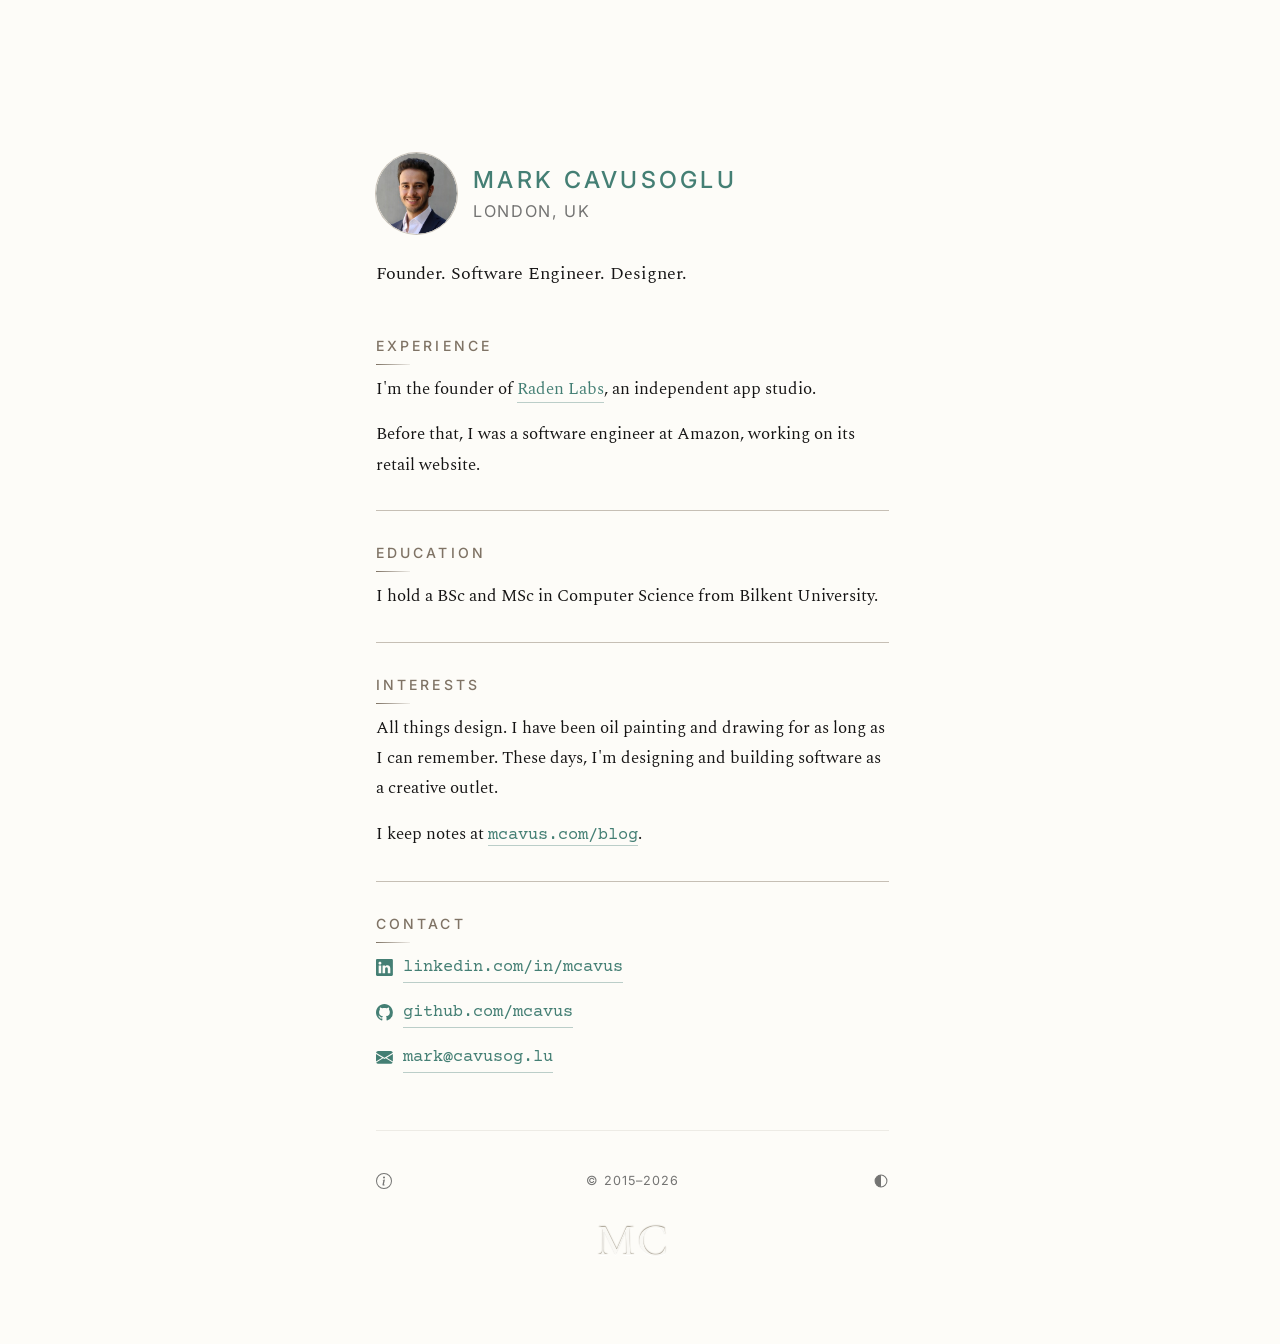
<file: index.html>
<!doctype html>
<html lang="en">
  <head>
    <meta charset="utf-8" />
    <title>Mark Cavusoglu</title>
    <meta name="viewport" content="width=device-width, initial-scale=1" />

    <!-- opt the whole page out of the Pinterest browser extension -->
    <meta name="pinterest" content="nopin" />

    <meta name="description" content="Founder of Raden Labs, an independent app studio. Previously a software engineer at Amazon. Based in London." />
    <link rel="canonical" href="https://mcavus.com/" />

    <!-- link previews: Slack, LinkedIn, iMessage, WhatsApp -->
    <meta property="og:type" content="website" />
    <meta property="og:site_name" content="Mark Cavusoglu" />
    <meta property="og:title" content="Mark Cavusoglu" />
    <meta property="og:description" content="Founder of Raden Labs, an independent app studio. Previously a software engineer at Amazon. Based in London." />
    <meta property="og:url" content="https://mcavus.com/" />
    <meta property="og:image" content="https://mcavus.com/assets/img/share.jpg" />
    <meta property="og:image:width" content="1200" />
    <meta property="og:image:height" content="630" />
    <meta property="og:image:alt" content="Mark Cavusoglu, founder, software engineer and designer." />
    <meta name="twitter:card" content="summary_large_image" />

    <meta name="theme-color" content="#fdfcf8" media="(prefers-color-scheme: light)" />
    <meta name="theme-color" content="#151414" media="(prefers-color-scheme: dark)" />

    <!-- Apply the stored theme before first paint so the toggle never flashes. -->
    <script>
      try {
        var t = localStorage.getItem("theme");
        if (t === "light" || t === "dark") document.documentElement.dataset.theme = t;
      } catch (e) {}
    </script>

    <link rel="preconnect" href="https://fonts.googleapis.com" />
    <link rel="preconnect" href="https://fonts.gstatic.com" crossorigin />
    <link
      href="https://fonts.googleapis.com/css2?family=Cormorant+Garamond:wght@500&family=Courier+Prime&family=Inter:wght@400;500&family=Spectral:ital@0;1&display=swap"
      rel="stylesheet"
    />

    <!-- .ico first for old browsers; those that understand type= prefer the
         SVG, which stays sharp at every size -->
    <link rel="icon" href="favicon.ico" sizes="any" />
    <link rel="icon" href="favicon.svg" type="image/svg+xml" />
    <!-- home-screen shortcuts: iOS wants a PNG and applies its own rounding,
         so that one is full-bleed; Android keeps the shape as drawn -->
    <link rel="apple-touch-icon" href="apple-touch-icon.png" />
    <link rel="icon" type="image/png" sizes="192x192" href="icon-192.png" />

    <link rel="stylesheet" href="assets/css/style.css" />
  </head>

  <body>
    <main class="page">
      <div class="page-inner">
        <section class="hero">
          <div class="hero-col">
            <header class="hero-header">
              <div class="identity">
                <div class="avatar">
                  <img
                    src="assets/img/portrait.jpg"
                    alt=""
                    width="160"
                    height="160"
                    decoding="async"
                    nopin="nopin"
                    draggable="false"
                  />
                </div>
                <div class="identity-text">
                  <h1 class="hero-name">MARK CAVUSOGLU</h1>
                  <p class="hero-location">London, UK</p>
                </div>
              </div>
              <p class="hero-lead">
                Founder. Software Engineer. Designer.
              </p>
            </header>

            <section class="hero-body">
              <section class="info-section">
                <h2 class="info-heading">Experience</h2>
                <p>
                  I'm the founder of
                  <a href="https://radenlabs.com" target="_blank" rel="noreferrer">Raden Labs</a>,
                  an independent app studio.
                </p>
                <p>
                  Before that, I was a software engineer at Amazon, working on
                  its retail website.
                </p>
              </section>

              <section class="info-section">
                <h2 class="info-heading">Education</h2>
                <p>
                  I hold a BSc and MSc in Computer Science from Bilkent
                  University.
                </p>
              </section>

              <section class="info-section">
                <h2 class="info-heading">Interests</h2>
                <p>
                  All things design. I have been oil painting and
                  drawing for as long as I can remember. These days, I'm
                  designing and building software as a creative outlet.
                </p>
                <p>
                  I keep notes at
                  <a class="url" href="/blog/">mcavus.com/blog</a>.
                </p>
              </section>

              <section class="info-section">
                <h2 class="info-heading">Contact</h2>
                <!-- Icons from Bootstrap Icons (icons.getbootstrap.com), MIT licence, (c) The Bootstrap Authors -->
                <ul class="contact-list">
                  <li>
                    <a class="url" href="https://www.linkedin.com/in/mcavus" target="_blank" rel="noreferrer">
                      <svg class="contact-icon" viewBox="0 0 16 16" fill="currentColor" aria-hidden="true" focusable="false"><path d="M0 1.146C0 .513.526 0 1.175 0h13.65C15.474 0 16 .513 16 1.146v13.708c0 .633-.526 1.146-1.175 1.146H1.175C.526 16 0 15.487 0 14.854zm4.943 12.248V6.169H2.542v7.225zm-1.2-8.212c.837 0 1.358-.554 1.358-1.248-.015-.709-.52-1.248-1.342-1.248S2.4 3.226 2.4 3.934c0 .694.521 1.248 1.327 1.248zm4.908 8.212V9.359c0-.216.016-.432.08-.586.173-.431.568-.878 1.232-.878.869 0 1.216.662 1.216 1.634v3.865h2.401V9.25c0-2.22-1.184-3.252-2.764-3.252-1.274 0-1.845.7-2.165 1.193v.025h-.016l.016-.025V6.169h-2.4c.03.678 0 7.225 0 7.225z"/></svg>
                      <span>linkedin.com/in/mcavus</span>
                    </a>
                  </li>
                  <li>
                    <a class="url" href="https://github.com/mcavus" target="_blank" rel="noreferrer">
                      <svg class="contact-icon" viewBox="0 0 16 16" fill="currentColor" aria-hidden="true" focusable="false"><path d="M8 0C3.58 0 0 3.58 0 8c0 3.54 2.29 6.53 5.47 7.59.4.07.55-.17.55-.38 0-.19-.01-.82-.01-1.49-2.01.37-2.53-.49-2.69-.94-.09-.23-.48-.94-.82-1.13-.28-.15-.68-.52-.01-.53.63-.01 1.08.58 1.23.82.72 1.21 1.87.87 2.33.66.07-.52.28-.87.51-1.07-1.78-.2-3.64-.89-3.64-3.95 0-.87.31-1.59.82-2.15-.08-.2-.36-1.02.08-2.12 0 0 .67-.21 2.2.82.64-.18 1.32-.27 2-.27s1.36.09 2 .27c1.53-1.04 2.2-.82 2.2-.82.44 1.1.16 1.92.08 2.12.51.56.82 1.27.82 2.15 0 3.07-1.87 3.75-3.65 3.95.29.25.54.73.54 1.48 0 1.07-.01 1.93-.01 2.2 0 .21.15.46.55.38A8.01 8.01 0 0 0 16 8c0-4.42-3.58-8-8-8"/></svg>
                      <span>github.com/mcavus</span>
                    </a>
                  </li>
                  <li>
                    <a class="url" href="mailto:mark@cavusog.lu">
                      <svg class="contact-icon" viewBox="0 0 16 16" fill="currentColor" aria-hidden="true" focusable="false"><path d="M.05 3.555A2 2 0 0 1 2 2h12a2 2 0 0 1 1.95 1.555L8 8.414zM0 4.697v7.104l5.803-3.558zM6.761 8.83l-6.57 4.027A2 2 0 0 0 2 14h12a2 2 0 0 0 1.808-1.144l-6.57-4.027L8 9.586zm3.436-.586L16 11.801V4.697z"/></svg>
                      <span>mark@cavusog.lu</span>
                    </a>
                  </li>
                </ul>
              </section>
            </section>

            <footer class="hero-footer">
              <div class="footer-row">
                <a class="icon-btn" href="site.html" data-label="Site info" aria-label="Site info">
                  <svg viewBox="0 0 16 16" width="16" height="16" fill="currentColor" aria-hidden="true" focusable="false">
                  <path d="M8 15A7 7 0 1 1 8 1a7 7 0 0 1 0 14m0 1A8 8 0 1 0 8 0a8 8 0 0 0 0 16"/>
                  <path d="m8.93 6.588-2.29.287-.082.38.45.083c.294.07.352.176.288.469l-.738 3.468c-.194.897.105 1.319.808 1.319.545 0 1.178-.252 1.465-.598l.088-.416c-.2.176-.492.246-.686.246-.275 0-.375-.193-.304-.533zM9 4.5a1 1 0 1 1-2 0 1 1 0 0 1 2 0"/>
                </svg>
                </a>
                <!-- literal year is the no-JS fallback; theme.js keeps it current -->
                <span class="footer-years">&copy;&nbsp;2015&ndash;<span id="year">2026</span></span>
                <button class="icon-btn" id="theme" type="button" data-label="Switch theme" aria-label="Switch colour theme">
                  <svg viewBox="0 0 20 20" width="16" height="16" aria-hidden="true" focusable="false">
                  <circle cx="10" cy="10" r="7.4" fill="none" stroke="currentColor" stroke-width="1.3" />
                  <path d="M10 2.6a7.4 7.4 0 0 0 0 14.8z" fill="currentColor" />
                </svg>
                </button>
              </div>
              <p class="footer-monogram">MC</p>
            </footer>
          </div>
        </section>
      </div>
    </main>

    <script src="assets/js/theme.js" defer></script>
    <script src="assets/js/analytics.js" defer></script>
  </body>
</html>
</file>
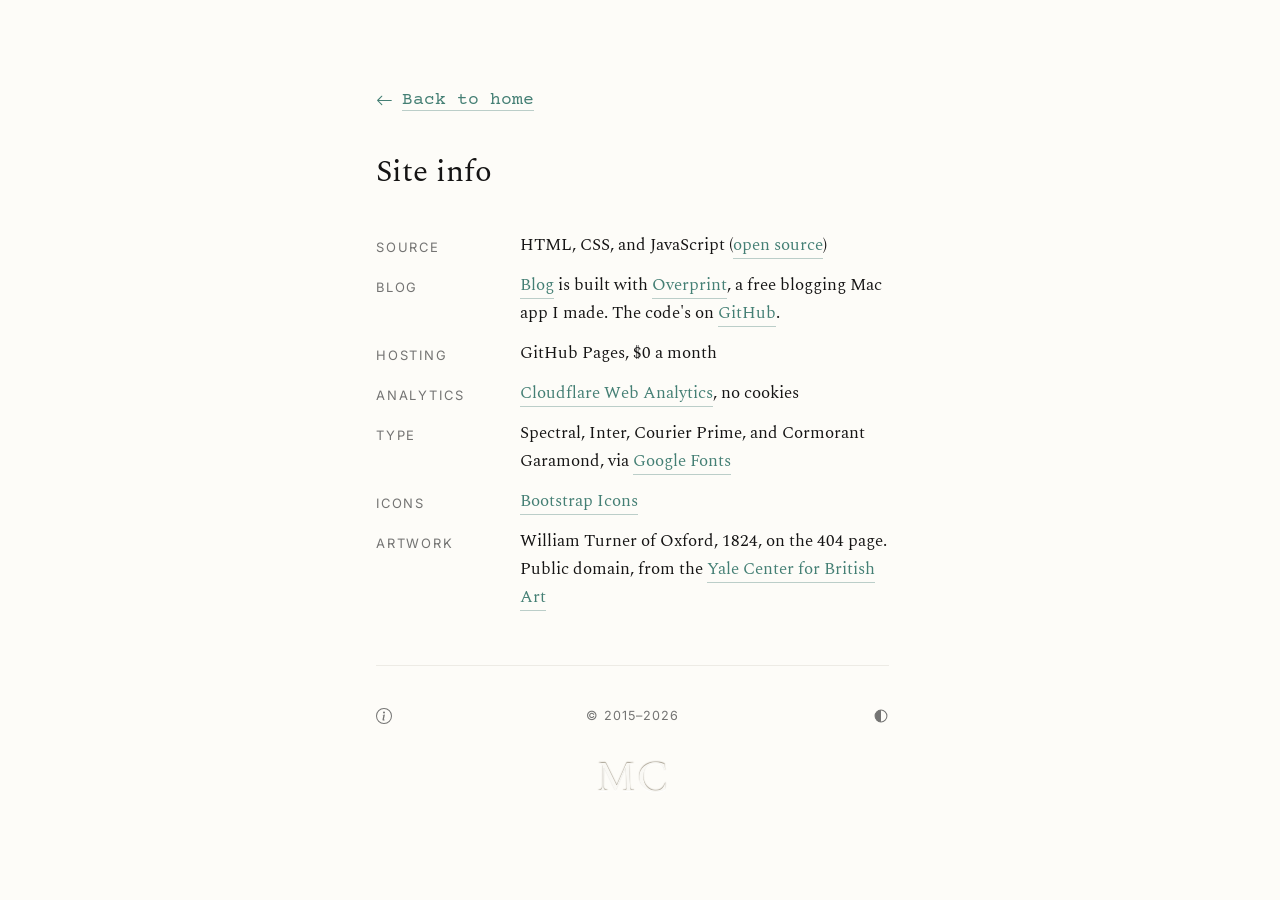
<file: site.html>
<!doctype html>
<html lang="en">
  <head>
    <meta charset="utf-8" />
    <title>Site info · Mark Cavusoglu</title>
    <meta name="viewport" content="width=device-width, initial-scale=1" />

    <meta name="description" content="How this site is built: type, hosting, icons and artwork." />
    <link rel="canonical" href="https://mcavus.com/site.html" />

    <!-- link previews: Slack, LinkedIn, iMessage, WhatsApp -->
    <meta property="og:type" content="website" />
    <meta property="og:site_name" content="Mark Cavusoglu" />
    <meta property="og:title" content="Site info" />
    <meta property="og:description" content="How this site is built: type, hosting, icons and artwork." />
    <meta property="og:url" content="https://mcavus.com/site.html" />
    <meta property="og:image" content="https://mcavus.com/assets/img/share.jpg" />
    <meta property="og:image:width" content="1200" />
    <meta property="og:image:height" content="630" />
    <meta property="og:image:alt" content="Mark Cavusoglu, founder, software engineer and designer." />
    <meta name="twitter:card" content="summary_large_image" />

    <meta name="theme-color" content="#fdfcf8" media="(prefers-color-scheme: light)" />
    <meta name="theme-color" content="#151414" media="(prefers-color-scheme: dark)" />

    <!-- Apply the stored theme before first paint so the toggle never flashes. -->
    <script>
      try {
        var t = localStorage.getItem("theme");
        if (t === "light" || t === "dark") document.documentElement.dataset.theme = t;
      } catch (e) {}
    </script>

    <link rel="preconnect" href="https://fonts.googleapis.com" />
    <link rel="preconnect" href="https://fonts.gstatic.com" crossorigin />
    <link
      href="https://fonts.googleapis.com/css2?family=Cormorant+Garamond:wght@500&family=Courier+Prime&family=Inter:wght@400;500&family=Spectral:ital@0;1&display=swap"
      rel="stylesheet"
    />

    <link rel="icon" href="favicon.ico" sizes="any" />
    <link rel="icon" href="favicon.svg" type="image/svg+xml" />
    <link rel="apple-touch-icon" href="apple-touch-icon.png" />
    <link rel="icon" type="image/png" sizes="192x192" href="icon-192.png" />

    <link rel="stylesheet" href="assets/css/style.css" />
  </head>

  <body>
    <main class="page">
      <div class="page-inner">
        <div class="hero-col">
          <nav class="page-nav">
            <a class="home-link" href="/">
              <svg class="home-arrow" viewBox="0 0 16 16" fill="currentColor" aria-hidden="true" focusable="false">
                <path fill-rule="evenodd" d="M15 8a.5.5 0 0 0-.5-.5H2.707l3.147-3.146a.5.5 0 1 0-.708-.708l-4 4a.5.5 0 0 0 0 .708l4 4a.5.5 0 0 0 .708-.708L2.707 8.5H14.5A.5.5 0 0 0 15 8"/>
              </svg>
              <span>Back to home</span>
            </a>
          </nav>

          <header class="hero-header">
            <h1 class="page-title">Site info</h1>
          </header>

          <dl class="colophon">
            <dt>Source</dt>
            <dd>
              HTML, CSS, and JavaScript
              (<a href="https://github.com/mcavus/mcavus.github.io" target="_blank" rel="noreferrer">open source</a>)
            </dd>

            <dt>Blog</dt>
            <dd>
              <a href="/blog/" target="_blank" rel="noopener">Blog</a> is built with <a href="https://overprint.mcavus.com/" target="_blank" rel="noreferrer">Overprint</a>,
              a free blogging Mac app I made. The code's on
              <a href="https://github.com/mcavus/overprint" target="_blank" rel="noreferrer">GitHub</a>.
            </dd>

            <dt>Hosting</dt>
            <dd>GitHub Pages, $0 a month</dd>

            <dt>Analytics</dt>
            <dd>
              <a href="https://www.cloudflare.com/web-analytics/" target="_blank" rel="noreferrer">Cloudflare Web Analytics</a>,
              no cookies
            </dd>

            <dt>Type</dt>
            <dd>
              Spectral, Inter, Courier Prime, and Cormorant Garamond, via
              <a href="https://fonts.google.com" target="_blank" rel="noreferrer">Google Fonts</a>
            </dd>

            <dt>Icons</dt>
            <dd>
              <a href="https://icons.getbootstrap.com" target="_blank" rel="noreferrer">Bootstrap Icons</a>
            </dd>

            <dt>Artwork</dt>
            <dd>
              William Turner of Oxford, 1824, on the 404 page. Public domain,
              from the
              <a href="https://collections.britishart.yale.edu/catalog/tms:47364" target="_blank" rel="noreferrer">Yale Center for British Art</a>
            </dd>
          </dl>

          <footer class="hero-footer">
              <div class="footer-row">
                <a class="icon-btn" href="site.html" data-label="Site info" aria-label="Site info">
                  <svg viewBox="0 0 16 16" width="16" height="16" fill="currentColor" aria-hidden="true" focusable="false">
                  <path d="M8 15A7 7 0 1 1 8 1a7 7 0 0 1 0 14m0 1A8 8 0 1 0 8 0a8 8 0 0 0 0 16"/>
                  <path d="m8.93 6.588-2.29.287-.082.38.45.083c.294.07.352.176.288.469l-.738 3.468c-.194.897.105 1.319.808 1.319.545 0 1.178-.252 1.465-.598l.088-.416c-.2.176-.492.246-.686.246-.275 0-.375-.193-.304-.533zM9 4.5a1 1 0 1 1-2 0 1 1 0 0 1 2 0"/>
                </svg>
                </a>
                <!-- literal year is the no-JS fallback; theme.js keeps it current -->
                <span class="footer-years">&copy;&nbsp;2015&ndash;<span id="year">2026</span></span>
                <button class="icon-btn" id="theme" type="button" data-label="Switch theme" aria-label="Switch colour theme">
                  <svg viewBox="0 0 20 20" width="16" height="16" aria-hidden="true" focusable="false">
                  <circle cx="10" cy="10" r="7.4" fill="none" stroke="currentColor" stroke-width="1.3" />
                  <path d="M10 2.6a7.4 7.4 0 0 0 0 14.8z" fill="currentColor" />
                </svg>
                </button>
              </div>
              <p class="footer-monogram">MC</p>
            </footer>
        </div>
      </div>
    </main>

    <script src="assets/js/theme.js" defer></script>
    <script src="assets/js/analytics.js" defer></script>
  </body>
</html>
</file>
<file: assets/css/style.css>
/* Palette: sage #7FBBB0 · ink #151414 · clay #908374 · paper #E1E0DE (dark-mode text)
   The four are used at full strength in dark mode. On paper, sage and clay
   are too light to pass WCAG AA on cream, so light mode uses hue-matched
   darker variants (#447F74 / #7F7365) that clear 4.5:1.
   Light mode sits on a near-white cream (#FDFCF8); dark stays on ink (#151414). */

:root {
  color-scheme: light;
  --accent: #447f74; /* sage, darkened for cream — 4.51:1 */
  --label: #7f7365; /* clay, darkened for cream — 4.50:1 */
  --page-bg: #fdfcf8; /* near-white cream, just off neutral */
  --text-main: #151414; /* 17.91:1 */
  --text-soft: #7f7365; /* 4.50:1 */
  --meta: #747473; /* neutral grey for metadata — 4.56:1, deliberately not clay */
  --border-soft: rgba(144, 131, 116, 0.5);
  --rule-fade: rgba(144, 131, 116, 0.14);
  --link-line: rgba(64, 121, 111, 0.35);
  --surface: #f0ede4; /* one step darker than the page */
  /* blind deboss: shadow on the upper edge, highlight on the lower */
  /* A dark edge on near-white reads weaker than a bright edge on near-black,
     so light mode sits a little above the numbers to read as equal to dark. */
  --emboss-lo: rgba(113, 101, 81, 0.62);
  --emboss-hi: rgba(255, 255, 255, 1);
  --emboss-face: #f9f8f4;
}

/* dark tokens, kept in one place */
@media (prefers-color-scheme: dark) {
  :root:not([data-theme="light"]) {
    color-scheme: dark;
    --accent: #7fbbb0; /* 8.44:1 on ink */
    --label: #908374; /* 4.98:1 on ink */
    --page-bg: #151414;
    --text-main: #e1e0de; /* 13.94:1 */
    --text-soft: #908374; /* 4.98:1 */
    --meta: #9e9e9d; /* 6.86:1 */
    --border-soft: rgba(144, 131, 116, 0.32);
    --rule-fade: rgba(144, 131, 116, 0.08);
    --link-line: rgba(127, 187, 176, 0.35);
    --surface: #232322; /* one step lighter than the page */
    --emboss-lo: rgba(0, 0, 0, 0.98);
    --emboss-hi: rgba(255, 255, 255, 0.22);
    --emboss-face: #181717; /* barely off the page, so the form still catches */
  }
}

/* explicit choice from the toggle always wins over the system preference */
:root[data-theme="dark"] {
  color-scheme: dark;
  --accent: #7fbbb0;
  --label: #908374;
  --page-bg: #151414;
  --text-main: #e1e0de;
  --text-soft: #908374;
  --meta: #9e9e9d;
  --border-soft: rgba(144, 131, 116, 0.32);
  --rule-fade: rgba(144, 131, 116, 0.08);
  --link-line: rgba(127, 187, 176, 0.35);
  --surface: #232322; /* one step lighter than the page */
  --emboss-lo: rgba(0, 0, 0, 0.98);
  --emboss-hi: rgba(255, 255, 255, 0.22);
  --emboss-face: #181717; /* barely off the page, so the form still catches */
}

*,
*::before,
*::after {
  box-sizing: border-box;
}

/* Everything below is sized in rem, so this one value scales the whole page.
   112.5% = 18px base instead of the browser default 16px. */
html {
  font-size: 112.5%;
  -webkit-text-size-adjust: 100%;
  /* reserve the scrollbar's width on every page so short pages (Site info)
     don't jump sideways relative to tall ones (home) when navigating */
  scrollbar-gutter: stable;
}

body {
  margin: 0;
  font-family: "Spectral", Georgia, "Times New Roman", serif;
  background-color: var(--page-bg);
  color: var(--text-main);
  -webkit-font-smoothing: antialiased;
}

/* everything that is not prose keeps its original face */
.hero-name,
.hero-location,
.footer-years {
  font-family: "Inter", system-ui, sans-serif;
}

.page {
  min-height: 100vh;
  display: flex;
  justify-content: center;
  align-items: flex-start; /* allow margin-top to work naturally */
}

.page-inner {
  /* .page is a centring flex container, so this needs an explicit width or it
     shrinks to fit its content and max-width never applies */
  width: 100%;
  max-width: 47.5rem; /* 760px at the old 16px base */
  padding: 3rem 1.5rem;
  margin: 0 auto;
}

@media (min-width: 992px) {
  .page-inner {
    padding: 4.5rem 2rem;
  }
}

/* Replaces Bootstrap's .row / .col-12 .col-lg-8. That grid resolved to a
   456px column centred inside the 760px page on wide screens, and to full
   width below the 992px breakpoint — reproduced here exactly. */
.hero-col {
  width: 100%;
}

@media (min-width: 992px) {
  .hero-col {
    max-width: 28.5rem; /* 456px at the old 16px base */
    margin-inline: auto;
  }
}

.hero-header {
  margin-bottom: 2.25rem;
  margin-top: clamp(3rem, 8vh, 6rem); /* real hero spacing */
}

/* the two footer icon buttons — about, and the theme toggle */

.icon-btn {
  position: relative;
  display: grid;
  place-items: center;
  flex: none;
  width: 2rem;
  height: 2rem;
  padding: 0;
  border: 0;
  border-radius: 4px;
  background: transparent;
  color: var(--meta);
  text-decoration: none;
  cursor: pointer;
  transition: color 160ms ease, background-color 160ms ease;
}

.icon-btn:hover {
  color: var(--accent);
  background: var(--surface);
}

.icon-btn:focus-visible {
  outline: 2px solid var(--accent);
  outline-offset: 2px;
}

/* Own tooltip rather than the native title=, which waits about a second and
   arrives in OS chrome. This shows instantly and in the site's own type. */
.icon-btn::after {
  content: attr(data-label);
  position: absolute;
  bottom: calc(100% + 0.35rem);
  left: 50%;
  transform: translateX(-50%);
  white-space: nowrap;
  font-family: "Inter", system-ui, sans-serif;
  font-size: 0.78rem; /* 14px */
  font-weight: 400;
  letter-spacing: normal;
  line-height: 1.3;
  color: var(--text-main);
  color: color-mix(in srgb, var(--text-main) 78%, transparent);
  background: var(--surface);
  border-radius: 0.34rem; /* 6px */
  padding: 0.22rem 0.56rem; /* 4px 10px */
  opacity: 0;
  pointer-events: none;
  transition: opacity 140ms ease;
}

.icon-btn:hover::after,
.icon-btn:focus-visible::after {
  opacity: 1;
}

/* The buttons are 2rem boxes around a 16px glyph, so the glyph sits 10px
   inside the button's edge. Aligning the boxes to the column would leave the
   icons visibly indented against the contact icons and headings above, so the
   outer two are pulled out by that inset — the glyphs line up with the column,
   and only the hover background overhangs it. */
.footer-row .icon-btn:first-child {
  margin-left: calc((2rem - 16px) / -2);
}

.footer-row .icon-btn:last-child {
  margin-right: calc((2rem - 16px) / -2);
}

/* the outer two would otherwise centre their labels off the edge of a phone */
.footer-row .icon-btn:first-child::after {
  left: 0;
  transform: none;
}

.footer-row .icon-btn:last-child::after {
  left: auto;
  right: 0;
  transform: none;
}

@media (prefers-reduced-motion: reduce) {
  .icon-btn,
  .icon-btn::after {
    transition: none;
  }
}

/* identity block: photo + name */

.identity {
  display: flex;
  align-items: center;
  gap: 0.9rem;
  margin-bottom: 1.4rem;
}

.avatar {
  flex: none;
  display: block;
  width: 4.5rem;
  height: 4.5rem;
  border-radius: 50%;
  overflow: hidden;
  /* hairline ring keeps the circle from dissolving into the page in both themes */
  box-shadow: 0 0 0 1px var(--border-soft);
}

.avatar img {
  display: block;
  width: 100%;
  height: 100%;
  object-fit: cover;
  border-radius: 50%;
  /* deter casual saving: no drag, no selection, no long-press callout, and
     pointer-events:none sends right-clicks to the wrapper instead, so the
     browser offers no image-specific menu items */
  pointer-events: none;
  user-select: none;
  -webkit-user-select: none;
  -webkit-user-drag: none;
  -webkit-touch-callout: none;
}

/* name */

/* One fluid size for the block; the name and location are sized in em so they keep their
   1.3 : 0.9 ratio at every width. nowrap plus a fluid size, not a breakpoint: the name's width
   steps while the column's grows continuously, so any fixed breakpoint leaves a band uncovered.
   The slope is the name's measured single-line width, 11.45em at 0.14em tracking, against a
   column of vw minus 151px of padding, avatar, and gap; 1.3rem is reached around 420px.
   Re-measure if the name text changes. */
.identity-text {
  font-size: clamp(0.8rem, calc(8.7vw - 13.5px), 1.3rem);
}

.hero-name {
  letter-spacing: 0.14em;
  font-size: 1em;
  font-weight: 500;
  line-height: 1.2;
  color: var(--accent);
  text-transform: uppercase;
  margin: 0;
  white-space: nowrap;
}

.hero-location {
  font-size: calc(1em * 0.9 / 1.3);
  letter-spacing: 0.1em;
  text-transform: uppercase;
  color: var(--meta);
  /* bottom spacing now belongs to .identity */
  margin: 0.35rem 0 0;
}

/* A smaller portrait on phones, which also gives the name 9px more column. 27rem here is 432px:
   rem in a media query is the initial 16px, not the 112.5% set on html. */
@media (max-width: 27rem) {
  .avatar {
    width: 4rem;
    height: 4rem;
  }
}

/* back-link above the title on secondary pages */
.page-nav {
  margin-top: 0.5rem;
}

.page-nav .home-link {
  margin-top: 0;
}

/* the hero's tall top margin belongs to the link now */
.page-nav + .hero-header {
  margin-top: 2rem;
}

/* colophon: label / value rows. Deliberately not .info-section — that
   pattern, with its rules and tracked headings, belongs to the homepage. */
.colophon {
  margin: 0;
  display: grid;
  grid-template-columns: 1fr;
  gap: 0.25rem 1.5rem;
  font-size: 0.96rem;
  line-height: 1.6;
}

@media (min-width: 34em) {
  .colophon {
    grid-template-columns: 6.5rem 1fr;
    gap: 0.7rem 1.5rem;
  }
}

.colophon dt {
  font-family: "Inter", system-ui, sans-serif;
  font-size: 0.72rem;
  letter-spacing: 0.14em;
  text-transform: uppercase;
  color: var(--meta);
  /* nudge down so the label sits on the value's baseline, not above it */
  padding-top: 0.28rem;
}

.colophon dd {
  margin: 0 0 1rem;
  color: var(--text-main);
}

@media (min-width: 34em) {
  .colophon dd {
    margin-bottom: 0;
  }
}

.colophon a {
  color: var(--accent);
  text-decoration: none;
  border-bottom: 1px solid var(--link-line);
  transition: border-bottom-color 160ms ease;
}

.colophon a:hover {
  border-bottom-color: var(--accent);
}

.colophon a:focus-visible {
  outline: 2px solid var(--accent);
  outline-offset: 3px;
  border-radius: 2px;
}

@media (prefers-reduced-motion: reduce) {
  .colophon a {
    transition: none;
  }
}

/* heading for secondary pages, e.g. Site info */
.page-title {
  font-family: "Spectral", Georgia, serif;
  font-size: 1.7rem;
  font-weight: 400;
  line-height: 1.25;
  color: var(--text-main);
  margin: 0 0 1.8rem;
}

.hero-lead {
  font-size: 1.02rem;
  line-height: 1.7;
  color: var(--text-main);
  margin: 0;
  max-width: 38rem;
}

.hero-body {
  font-size: 0.96rem;
  line-height: 1.75;
  color: var(--text-main);
}

/* sections */

.info-section {
  margin-top: 1.7rem;
  padding-top: 1.5rem;
  border-top: 1px solid var(--border-soft);
}

.info-section:first-of-type {
  margin-top: 0;
  padding-top: 0;
  border-top: none;
}

.info-heading {
  position: relative;
  display: inline-block;
  font-family: "Inter", system-ui, sans-serif;
  font-size: 0.78rem;
  font-weight: 500;
  letter-spacing: 0.22em;
  text-transform: uppercase;
  color: var(--label);
  margin: 0 0 0.5rem;
  padding-bottom: 0.35rem;
}

.info-heading::after {
  content: "";
  position: absolute;
  left: 0;
  bottom: 0;
  width: 1.9rem;
  height: 1px;
  background: linear-gradient(
    to right,
    var(--label),
    var(--rule-fade)
  );
}

.info-section p {
  margin: 0;
}

/* space between paragraphs within a section, without adding any before the
   first one — that gap belongs to the heading */
.info-section p + p {
  margin-top: 0.85rem;
}

/* links inside text */

/* Links in prose keep the paragraph face; only the colour and the rule mark them. The mono
   face is reserved for .url, where the link text is the address itself. */
.info-section a {
  color: var(--accent);
  text-decoration: none;
  border-bottom: 1px solid var(--link-line);
  transition: border-bottom-color 160ms ease;
}

.info-section a:hover {
  border-bottom-color: var(--accent);
}

.info-section a:focus-visible {
  outline: 2px solid var(--accent);
  outline-offset: 3px;
  border-radius: 2px;
}

@media (prefers-reduced-motion: reduce) {
  .info-section a {
    transition: none;
  }
}

/* Link text that is a literal address — a domain, a path, an email. Sets the face only; the
   colour and rule come from whichever link rule already applies. */
.url {
  font-family: "Courier Prime", ui-monospace, "Courier New", monospace;
}

/* contact list — icon + label */

.contact-list {
  list-style: none;
  margin: 0;
  padding: 0;
  display: flex;
  flex-direction: column;
  gap: 0.6rem;
}

.contact-list a {
  display: inline-flex;
  align-items: center;
  gap: 0.55rem;
  /* the rule belongs to the label, not the icon, so it sits under the text only */
  border-bottom: none;
}

.contact-list a span {
  border-bottom: 1px solid var(--link-line);
  transition: border-bottom-color 160ms ease;
}

.contact-list a:hover span {
  border-bottom-color: var(--accent);
}

.contact-icon {
  flex: none;
  width: 0.9375rem;
  height: 0.9375rem;
}

@media (prefers-reduced-motion: reduce) {
  .contact-list a span {
    transition: none;
  }
}

/* 404 */

/* the error page is short, so it sits in the middle rather than at the top */
.page-centred {
  align-items: center;
}

.error-plate {
  margin: 0 0 2rem;
}

/* ---- gallery picture light -------------------------------------------
   A real fixture: a slim bar on a short stem above the canvas, throwing a
   warm cone downward. Hidden in light mode — the room is already lit. */

/* absolutely positioned so switching themes never shifts the painting */
.error-plate {
  position: relative;
}

.plate-lamp {
  display: none;
  position: absolute;
  left: 50%;
  transform: translateX(-50%);
  bottom: calc(100% + 0.45rem);
  width: 34%;
  max-width: 9rem;
  height: 0.28rem;
  border-radius: 0.2rem 0.2rem 0.12rem 0.12rem;
  /* machined housing: catches light along the top, falls to black underneath */
  background: linear-gradient(
    to bottom,
    #605e57 0%,
    #4a4842 38%,
    #2c2b27 76%,
    #171613 100%
  );
  box-shadow:
    0 -1px 0 rgba(255, 224, 165, 0.2),
    /* the lit underside — this is the lamp itself, not a reflection */
      0 1px 0 rgba(255, 219, 155, 0.8),
    0 2px 7px rgba(255, 206, 120, 0.4),
    0 5px 14px rgba(0, 0, 0, 0.5);
}

/* the stem holding it off the wall */
.plate-lamp::before {
  content: "";
  position: absolute;
  left: 50%;
  bottom: 100%;
  width: 0.18rem;
  height: 0.62rem;
  transform: translateX(-50%);
  background: linear-gradient(to bottom, #2a2926 0%, #4c4a44 70%, #55534c 100%);
  border-radius: 0.09rem 0.09rem 0 0;
}

/* the cone in the air between lamp and canvas, widening as it falls */
.plate-lamp::after {
  content: "";
  position: absolute;
  left: 50%;
  top: calc(100% - 1px);
  /* wide enough to spill past the fixture, narrow enough that it can never
     push the page sideways on a phone */
  width: 210%;
  max-width: 100vw;
  height: 2.2rem;
  transform: translateX(-50%);
  pointer-events: none;
  background: radial-gradient(
    46% 150% at 50% -8%,
    rgba(255, 216, 150, 0.36),
    rgba(255, 216, 150, 0.1) 44%,
    rgba(255, 216, 150, 0) 76%
  );
}

/* the frame exists so the picture light can overlay the canvas only,
   not the caption beneath it */
.plate-frame {
  position: relative;
  display: block;
  border-radius: 2px;
  overflow: hidden;
  /* hairline keeps the plate from floating free of the page in dark mode */
  box-shadow: 0 0 0 1px var(--border-soft);
}

.error-plate img {
  display: block;
  width: 100%;
  height: auto;
  transition: filter 200ms ease;
}

/* Picture light. In dark mode the canvas is turned down, then a warm pool is
   thrown across the top of it and allowed to fall away toward the bottom —
   the way a gallery lamp actually lights a painting. Light mode gets none of
   this: the room is already lit. */
.plate-frame::after {
  content: "";
  position: absolute;
  inset: 0;
  pointer-events: none;
  opacity: 0;
  transition: opacity 200ms ease;
  background:
    /* 1. hot band along the very top, where the lamp is nearest the canvas */
    linear-gradient(
      to bottom,
      rgba(255, 224, 165, 0.52) 0%,
      rgba(255, 224, 165, 0.24) 14%,
      rgba(255, 224, 165, 0) 32%
    ),
    /* 2. the pool of light, centred under the fixture. Reaches most of the way
          down the canvas so the boats on the water stay readable. */
      radial-gradient(
        95% 92% at 50% -6%,
        rgba(255, 219, 155, 0.44),
        rgba(255, 219, 155, 0.2) 52%,
        rgba(255, 219, 155, 0) 88%
      ),
    /* 3. falloff down the canvas, eased so the lower third does not crush */
      linear-gradient(
        to bottom,
        rgba(0, 0, 0, 0) 30%,
        rgba(0, 0, 0, 0.16) 66%,
        rgba(0, 0, 0, 0.36) 100%
      ),
    /* 4. corners stay out of the beam */
      radial-gradient(
        125% 105% at 50% -5%,
        rgba(0, 0, 0, 0) 58%,
        rgba(0, 0, 0, 0.3) 100%
      );
}

@media (prefers-color-scheme: dark) {
  :root:not([data-theme="light"]) .error-plate img {
    filter: brightness(0.76) saturate(0.9);
  }

  :root:not([data-theme="light"]) .plate-frame::after {
    opacity: 1;
  }

  :root:not([data-theme="light"]) .plate-lamp {
    display: block;
  }
}

:root[data-theme="dark"] .error-plate img {
  filter: brightness(0.76) saturate(0.9);
}

:root[data-theme="dark"] .plate-frame::after {
  opacity: 1;
}

:root[data-theme="dark"] .plate-lamp {
  display: block;
}

@media (prefers-reduced-motion: reduce) {
  .plate-frame::after {
    transition: none;
  }
}

@media (prefers-reduced-motion: reduce) {
  .error-plate img {
    transition: none;
  }
}

/* museum-label voice: real Spectral italic, not a synthesised oblique */
.error-plate figcaption {
  font-family: "Spectral", Georgia, serif;
  font-style: italic;
  font-size: 0.68rem;
  letter-spacing: 0.01em;
  line-height: 1.5;
  color: var(--meta);
  margin-top: 0.65rem;
}

.error-code {
  /* same face as the headline below it */
  font-family: "Spectral", Georgia, serif;
  font-size: clamp(4rem, 15vw, 6.5rem);
  line-height: 1;
  /* tracking is added to the right edge too, so pull that back to keep the
     three digits optically centred */
  letter-spacing: 0.14em;
  text-indent: 0.14em;
  text-align: center;
  color: var(--accent); /* the monogram green */
  /* room below for the picture light to hang without displacing the painting.
     Kept in both themes so switching never reflows the page. */
  margin: 0 0 3.4rem;
}

.error-title {
  font-size: 1.5rem;
  font-weight: 400;
  line-height: 1.3;
  color: var(--text-main);
  margin: 0.6rem 0 0;
}

.home-link {
  display: inline-flex;
  align-items: center;
  gap: 0.5rem;
  margin-top: 2rem;
  font-family: "Courier Prime", ui-monospace, "Courier New", monospace;
  color: var(--accent);
  text-decoration: none;
}

.home-link span {
  border-bottom: 1px solid var(--link-line);
  transition: border-bottom-color 160ms ease;
}

.home-link:hover span {
  border-bottom-color: var(--accent);
}

.home-link:focus-visible {
  outline: 2px solid var(--accent);
  outline-offset: 3px;
  border-radius: 2px;
}

.home-arrow {
  flex: none;
  width: 0.9375rem;
  height: 0.9375rem;
}

@media (prefers-reduced-motion: reduce) {
  .home-link span {
    transition: none;
  }
}

/* footer */

.hero-footer {
  margin-top: 3rem;
  padding-top: 1.75rem;
  /* the faintest rule in the set */
  border-top: 1px solid var(--rule-fade);
}

/* info · copyright · theme toggle. The two buttons are the same width, so the
   copyright lands dead centre without needing to be positioned. */
.footer-row {
  display: flex;
  align-items: center;
  justify-content: space-between;
  gap: 0.75rem;
}

.footer-years {
  font-size: 0.7rem;
  color: var(--meta);
  letter-spacing: 0.08em;
  white-space: nowrap;
}

/* Blind deboss. The letterform is the page colour; all the depth comes from
   a shadow on its upper edge and a highlight on its lower. It can afford to be
   decorative now that the copyright line above carries the readable text. */
.footer-monogram {
  font-family: "Cormorant Garamond", serif;
  /* 2.2rem is the floor for this effect: below it the 1px shadows are too
     large a fraction of Cormorant's stroke and the relief goes flat */
  font-size: 2.5rem;
  font-weight: 500;
  line-height: 1;
  letter-spacing: 0.04em;
  text-indent: 0.04em;
  text-align: center;
  margin: 1.1rem 0 0;
  color: var(--emboss-face);
  text-shadow: 0 -1px 1px var(--emboss-lo), 0 1px 1px var(--emboss-hi);
  user-select: none;
}

/* the effect is pure shadow, which forced-colours modes strip away */
@media (forced-colors: active) {
  .footer-monogram {
    color: CanvasText;
    text-shadow: none;
  }
}
</file>
